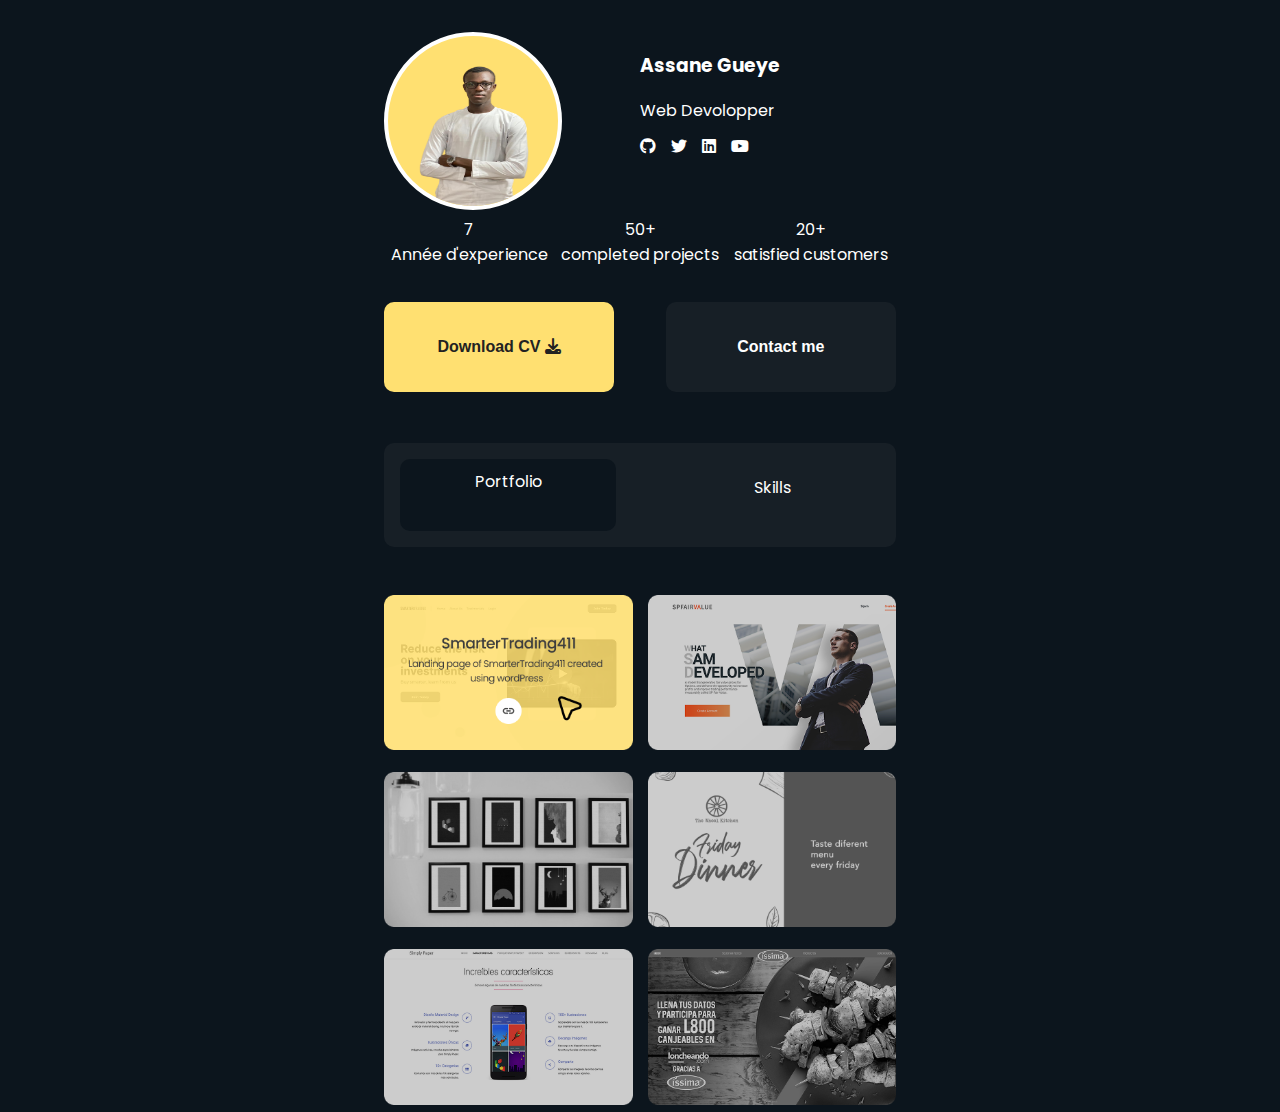
<file: index.html>
<!DOCTYPE html>
<html lang="en">
  <head>
    <meta charset="UTF-8" />
    <meta name="viewport" content="width=device-width, initial-scale=1.0" />
    <title>Revision generale</title>
    <link rel="stylesheet" href="css/portfolio.css" />
    <link
      rel="stylesheet"
      href="https://cdnjs.cloudflare.com/ajax/libs/font-awesome/6.7.2/css/all.min.css"
    />
  </head>
  <body>
    <!-- portfolio -->
    <div class="content">
      <div class="profil">
        <div class="bloc-img">
          <img src="images/profil.png" alt="" class="form-img" />
        </div>

        <div class="infos">
          <div>
            <h3>Assane Gueye</h3>
            <span>Web Devolopper</span>
            <div class="box-icone">
              <i class="fa-brands fa-github"></i>
              <i class="fa-brands fa-twitter"></i>
              <i class="fa-brands fa-linkedin"></i>
              <i class="fa-brands fa-youtube"></i>
            </div>
          </div>
        </div>
      </div>

      <div class="experience">
        <div class="box-exp">
          <span>7</span><br />
          <span>Année d'experience</span>
        </div>
        <div class="box-exp">
          <span>50+</span> <br />
          <span>completed projects</span>
        </div>
        <div class="box-exp">
          <span>20+</span><br />
          <span>satisfied customers</span>
        </div>
      </div>

      <div class="bloc-btns">
        <button class="btn-cv">
          Download CV
          <i class="fas fa-download"></i>
        </button>
        <button class="btn-contact">Contact me</button>
      </div>

      <div class="section">
        <div class="portfolio">
          <p>Portfolio</p>
        </div>
        <div class="skills">
          <p>Skills</p>
        </div>
      </div>
      <!-- 
      <div class="gallery">
        <div class="one">
          <img src="images/card.png" alt="" class="img" />
        </div>
        <div class="one">
          <img src="images/img5.png" alt="" class="img" />
        </div>
        <div class="one">
          <img src="images/img1.png" alt="" class="img" />
        </div>
        <div class="one">
          <img src="images/img3.png" alt="" class="img" />
        </div>
        <div class="one">
          <img src="images/img2.png" alt="" class="img" />
        </div>
        <div class="one">
          <img src="images/img4.png" alt="" class="img" />
        </div>
      </div> -->

      <div class="gallery">
        <div class="one">
          <img src="images/card.png" alt="" class="img" />
        </div>
        <div class="one">
          <img src="images/img5.png" alt="" class="img" />
        </div>
        <div class="one">
          <img src="images/img1.png" alt="" class="img" />
        </div>
        <div class="one">
          <img src="images/img3.png" alt="" class="img" />
        </div>
        <div class="one">
          <img src="images/img2.png" alt="" class="img" />
        </div>
        <div class="one">
          <img src="images/img4.png" alt="" class="img" />
        </div>
      </div>
    </div>
  </body>
</html>
</file>
<file: css/portfolio.css>
@import url("https://fonts.googleapis.com/css2?family=Poppins:ital,wght@0,100;0,200;0,300;0,400;0,500;0,600;0,700;0,800;0,900;1,100;1,200;1,300;1,400;1,500;1,600;1,700;1,800;1,900&display=swap");

body {
  margin: 0;
  padding: 0;
  background-color: #0c151d;
  font-family: "Poppins";
}
.content {
  max-width: 40%;
  margin: 0 auto;
  margin-top: 2em;
}
.form-img {
  width: 170px;
  height: 170px;
  border-radius: 50%;
  border: 4px solid #fff;
  background-color: #ffe071;
}
.profil {
  display: grid;
  grid-template-columns: repeat(2, 1fr);
  color: #fff;
}
.box-icone {
  display: flex;
  gap: 15px;
  margin-top: 15px;
}
.experience {
  display: grid;
  grid-template-columns: repeat(3, 1fr);
  color: #fff;
  text-align: center;
}
.bloc-btns {
  display: flex;
  justify-content: space-between;
  margin-top: 35px;
}
.btn-cv {
  background: #ffe071;
  color: #222;
  width: 45%;
  height: 10vh;
  border-radius: 10px;
  border: none;
  font-weight: bold;
  font-size: 1rem;
}
.btn-contact {
  background: #171f26;
  width: 45%;
  height: 10vh;
  color: #fff;
  font-weight: bold;
  font-size: 1rem;
  border-radius: 10px;
  border: none;
}
.section {
  display: flex;
  justify-content: space-between;
  background: #171f26;
  margin-top: 10%;
  padding: 1em;
  border-radius: 10px;
  color: #fff;
}
.portfolio {
  background: #0c151d;
  height: 8vh;
  width: 45%;
  text-align: center;
  border-radius: 10px;
}
.portfolio p {
  margin-top: 10px;
}
.skills {
  height: 8vh;
  width: 45%;
  text-align: center;
}
.gallery {
  display: grid;
  grid-template-columns: repeat(2, 1fr);
  gap: 15px;
  margin-top: 3em;
}
.img {
  width: 100%;
}

/* version responsive  */

@media only screen and (max-width: 768px) {
  /* dimenssion taille tablette  */
}
@media only screen and (max-width: 560px) {
  /* dimenssion taille mobile  */
  .content {
    max-width: 100%;
    margin: 1em;
    margin-top: 2em;
  }
  .profil {
    display: grid;
    grid-template-columns: repeat(1, 1fr);
    text-align: center;
  }
  .experience {
    display: grid;
    grid-template-columns: repeat(3, 1fr);
    font-size: 10px;
    margin-top: 2rem;
  }
  .box-icone {
    align-items: center;
    justify-content: center;
  }
  .gallery {
    display: grid;
    grid-template-columns: repeat(1, 1fr);
    gap: 15px;
    margin-top: 3em;
  }
}
</file>
